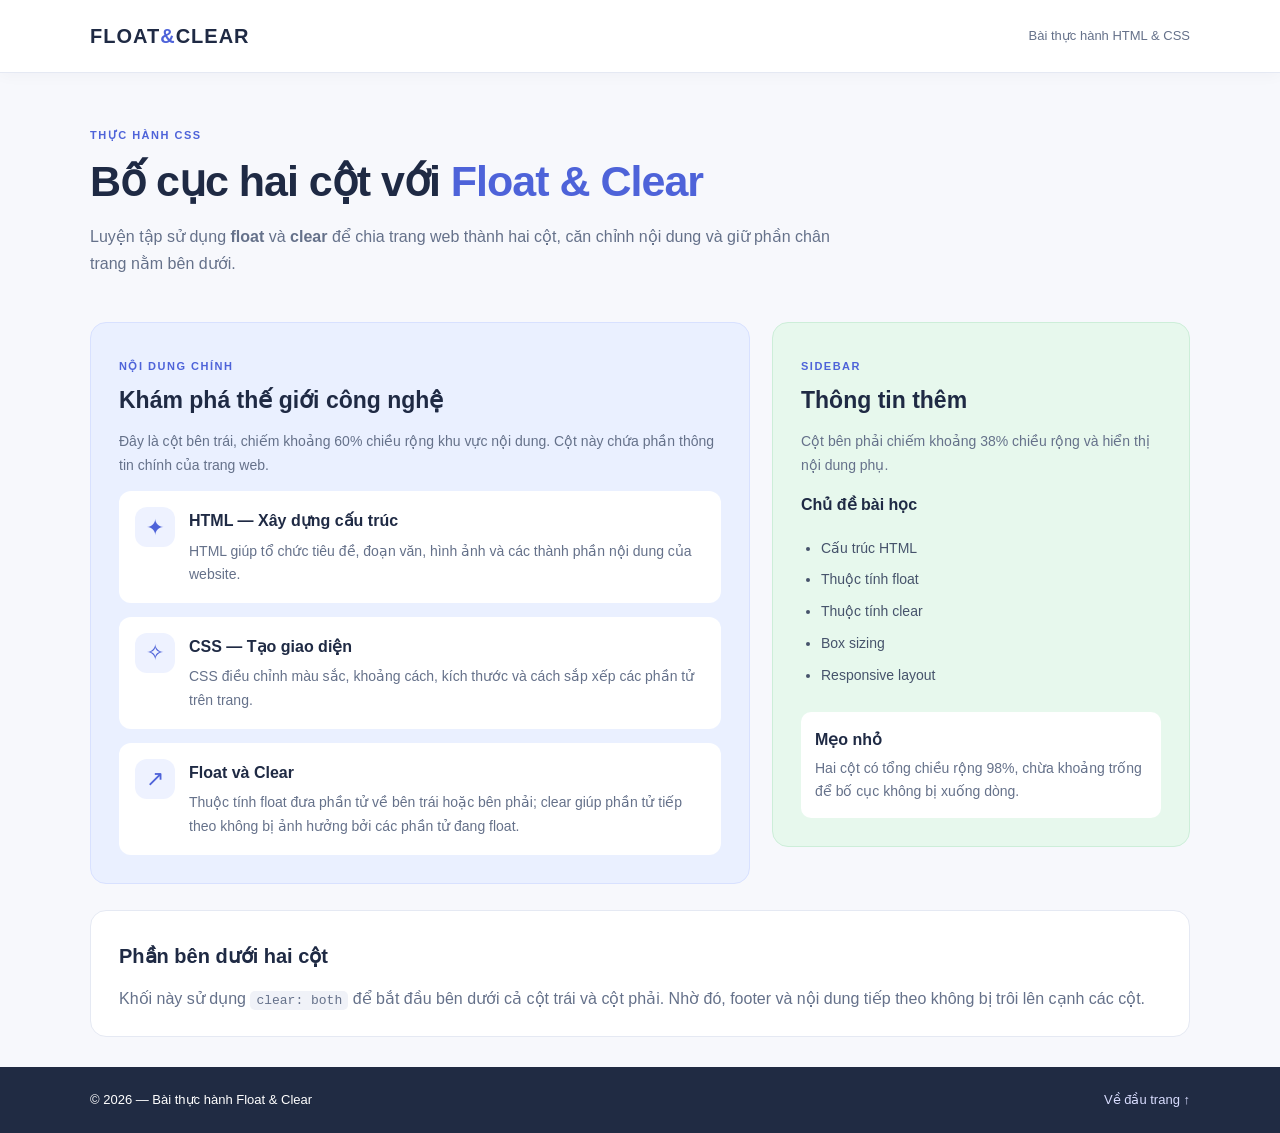
<file: index.html>
<!DOCTYPE html>
<html lang="vi">
<head>
  <meta charset="UTF-8">
  <meta name="viewport" content="width=device-width, initial-scale=1.0">
  <title>Thực hành bố cục hai cột bằng Float và Clear</title>
  <link rel="stylesheet" href="style.css">
</head>
<body>
  <header class="header">
    <div class="wrap">
      <span class="logo">FLOAT<span>&amp;</span>CLEAR</span>
      <span class="tagline">Bài thực hành HTML &amp; CSS</span>
    </div>
  </header>

  <main class="wrap">
    <section class="intro">
      <p class="eyebrow">THỰC HÀNH CSS</p>
      <h1>Bố cục hai cột với <span>Float &amp; Clear</span></h1>
      <p>Luyện tập sử dụng <strong>float</strong> và <strong>clear</strong> để chia trang web thành hai cột, căn chỉnh nội dung và giữ phần chân trang nằm bên dưới.</p>
    </section>

    <div class="container clearfix">
      <section class="left-column">
        <span class="label">NỘI DUNG CHÍNH</span>
        <h2>Khám phá thế giới công nghệ</h2>
        <p>Đây là cột bên trái, chiếm khoảng 60% chiều rộng khu vực nội dung. Cột này chứa phần thông tin chính của trang web.</p>
        <div class="feature-card">
          <div class="feature-icon">✦</div>
          <div><h3>HTML — Xây dựng cấu trúc</h3><p>HTML giúp tổ chức tiêu đề, đoạn văn, hình ảnh và các thành phần nội dung của website.</p></div>
        </div>
        <div class="feature-card">
          <div class="feature-icon">✧</div>
          <div><h3>CSS — Tạo giao diện</h3><p>CSS điều chỉnh màu sắc, khoảng cách, kích thước và cách sắp xếp các phần tử trên trang.</p></div>
        </div>
        <div class="feature-card">
          <div class="feature-icon">↗</div>
          <div><h3>Float và Clear</h3><p>Thuộc tính float đưa phần tử về bên trái hoặc bên phải; clear giúp phần tử tiếp theo không bị ảnh hưởng bởi các phần tử đang float.</p></div>
        </div>
      </section>

      <aside class="right-column">
        <span class="label">SIDEBAR</span>
        <h2>Thông tin thêm</h2>
        <p>Cột bên phải chiếm khoảng 38% chiều rộng và hiển thị nội dung phụ.</p>
        <h3>Chủ đề bài học</h3>
        <ul>
          <li>Cấu trúc HTML</li>
          <li>Thuộc tính float</li>
          <li>Thuộc tính clear</li>
          <li>Box sizing</li>
          <li>Responsive layout</li>
        </ul>
        <div class="tip"><strong>Mẹo nhỏ</strong><p>Hai cột có tổng chiều rộng 98%, chừa khoảng trống để bố cục không bị xuống dòng.</p></div>
      </aside>
    </div>

    <section class="after-columns">
      <h2>Phần bên dưới hai cột</h2>
      <p>Khối này sử dụng <code>clear: both</code> để bắt đầu bên dưới cả cột trái và cột phải. Nhờ đó, footer và nội dung tiếp theo không bị trôi lên cạnh các cột.</p>
    </section>
  </main>

  <footer class="footer">
    <div class="wrap clearfix"><span>© 2026 — Bài thực hành Float &amp; Clear</span><a href="#">Về đầu trang ↑</a></div>
  </footer>
</body>
</html>
</file>
<file: style.css>
* {
  box-sizing: border-box;
}

:root {
  --ink: #1f2a44;
  --muted: #65718a;
  --blue: #4e63d9;
  --pale-blue: #eef2ff;
  --line: #e5e9f3;
}

html {
  scroll-behavior: smooth;
}

body {
  margin: 0;
  color: var(--ink);
  background: #f7f8fc;
  font-family: Arial, Helvetica, sans-serif;
  line-height: 1.7;
}

.wrap {
  width: min(1100px, 92%);
  margin: 0 auto;
}

.header {
  position: sticky;
  top: 0;
  z-index: 10;
  background: #fff;
  border-bottom: 1px solid var(--line);
  box-shadow: 0 3px 14px #1f2a4408;
}

.header .wrap {
  min-height: 72px;
  display: flex;
  align-items: center;
  justify-content: space-between;
  gap: 16px;
}

.logo {
  font-weight: 900;
  letter-spacing: 1px;
  font-size: 20px;
}

.logo span {
  color: var(--blue);
}

.tagline {
  color: var(--muted);
  font-size: 13px;
}

.intro {
  padding: 42px 0 28px;
  max-width: 760px;
}

.eyebrow, .label {
  color: var(--blue);
  font-size: 11px;
  font-weight: 800;
  letter-spacing: 1.5px;
}

.intro h1 {
  font-size: clamp(30px, 4vw, 43px);
  line-height: 1.2;
  letter-spacing: -1px;
  margin: 8px 0 15px;
}

.intro h1 span {
  color: var(--blue);
}

.intro p:last-child {
  color: var(--muted);
  font-size: 16px;
}

.container {
  width: 100%;
}

.left-column {
  width: 60%;
  float: left;
  padding: 28px;
  background: #eaf0ff;
  border: 1px solid #d8e1ff;
  border-radius: 16px;
}

.right-column {
  width: 38%;
  float: right;
  padding: 28px;
  background: #e7f8ed;
  border: 1px solid #cdeed9;
  border-radius: 16px;
}

h2 {
  font-size: 23px;
  line-height: 1.3;
  margin: 8px 0 12px;
}

h3 {
  font-size: 16px;
  margin: 0 0 5px;
}

.left-column > p,
.right-column > p,
.feature-card p,
.tip p {
  color: var(--muted);
  font-size: 14px;
}

.feature-card {
  display: flex;
  align-items: flex-start;
  gap: 14px;
  padding: 16px;
  margin-top: 14px;
  border-radius: 12px;
  background: #fff;
}

.feature-icon {
  display: grid;
  place-items: center;
  flex: 0 0 40px;
  height: 40px;
  border-radius: 12px;
  background: var(--pale-blue);
  color: var(--blue);
  font-size: 22px;
}

.feature-card p {
  margin: 0;
}

.right-column ul {
  padding-left: 20px;
  color: #46536b;
  font-size: 14px;
}

.right-column li {
  padding: 4px 0;
}

.tip {
  padding: 14px;
  margin-top: 20px;
  border-radius: 10px;
  background: #fff;
}

.tip p {
  margin: 4px 0 0;
}

.clearfix::after {
  content: "";
  display: table;
  clear: both;
}

.after-columns {
  clear: both;
  margin-top: 26px;
  padding: 24px 28px;
  background: #fff;
  border: 1px solid var(--line);
  border-radius: 16px;
}

.after-columns h2 {
  font-size: 20px;
}

.after-columns p {
  color: var(--muted);
  margin-bottom: 0;
}

code {
  background: #f0f2f8;
  padding: 2px 6px;
  border-radius: 5px;
}

.footer {
  margin-top: 30px;
  padding: 22px 0;
  background: #202b43;
  color: #fff;
  font-size: 13px;
}

.footer a {
  float: right;
  color: #d9ddff;
  text-decoration: none;
}

.footer a:hover {
  color: #fff;
  text-decoration: underline;
}

@media (max-width: 700px) {
  .header .wrap {
    min-height: 64px;
  }

  .tagline {
    font-size: 11px;
    text-align: right;
  }

  .intro {
    padding-top: 28px;
  }

  .left-column,
  .right-column {
    float: none;
    width: 100%;
    padding: 22px;
    margin-bottom: 16px;
  }

  .after-columns {
    margin-top: 0;
    padding: 22px;
  }

  .footer .wrap > span {
    display: block;
    padding-right: 90px;
  }
}
</file>
